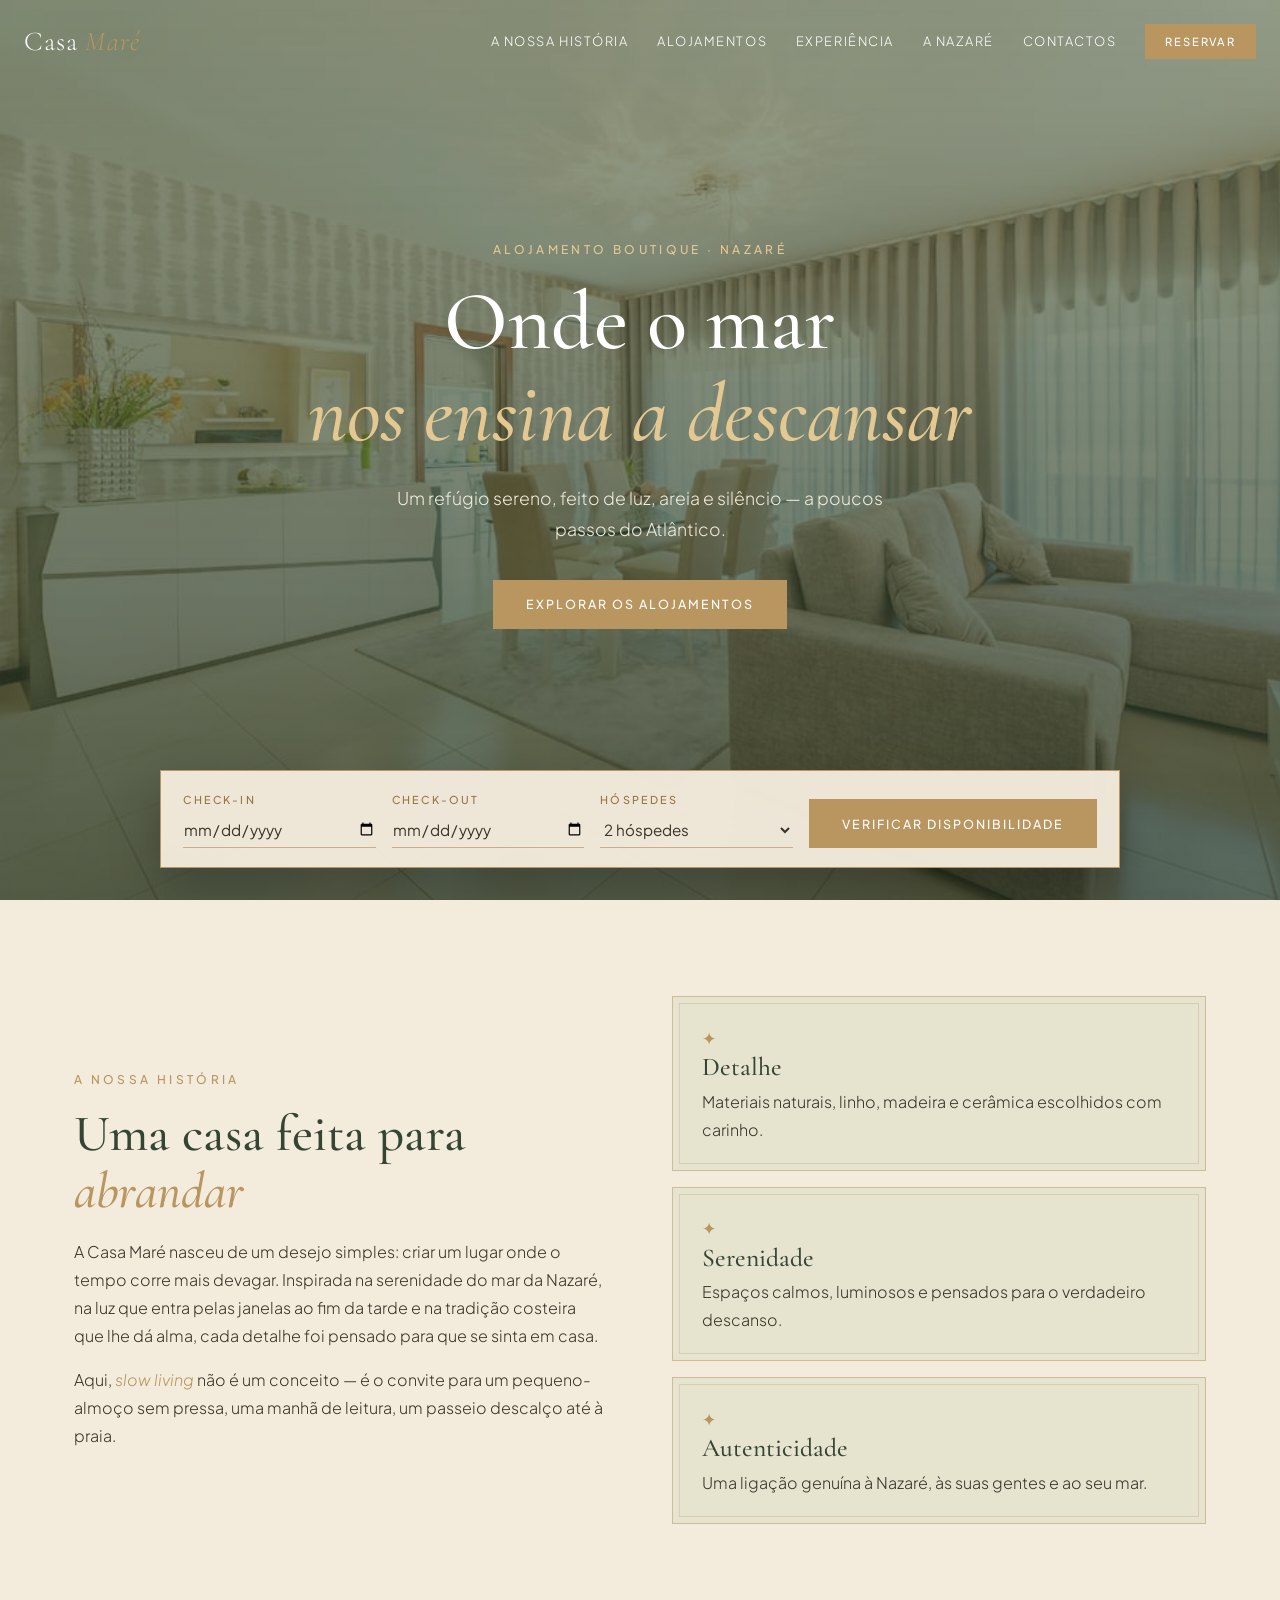
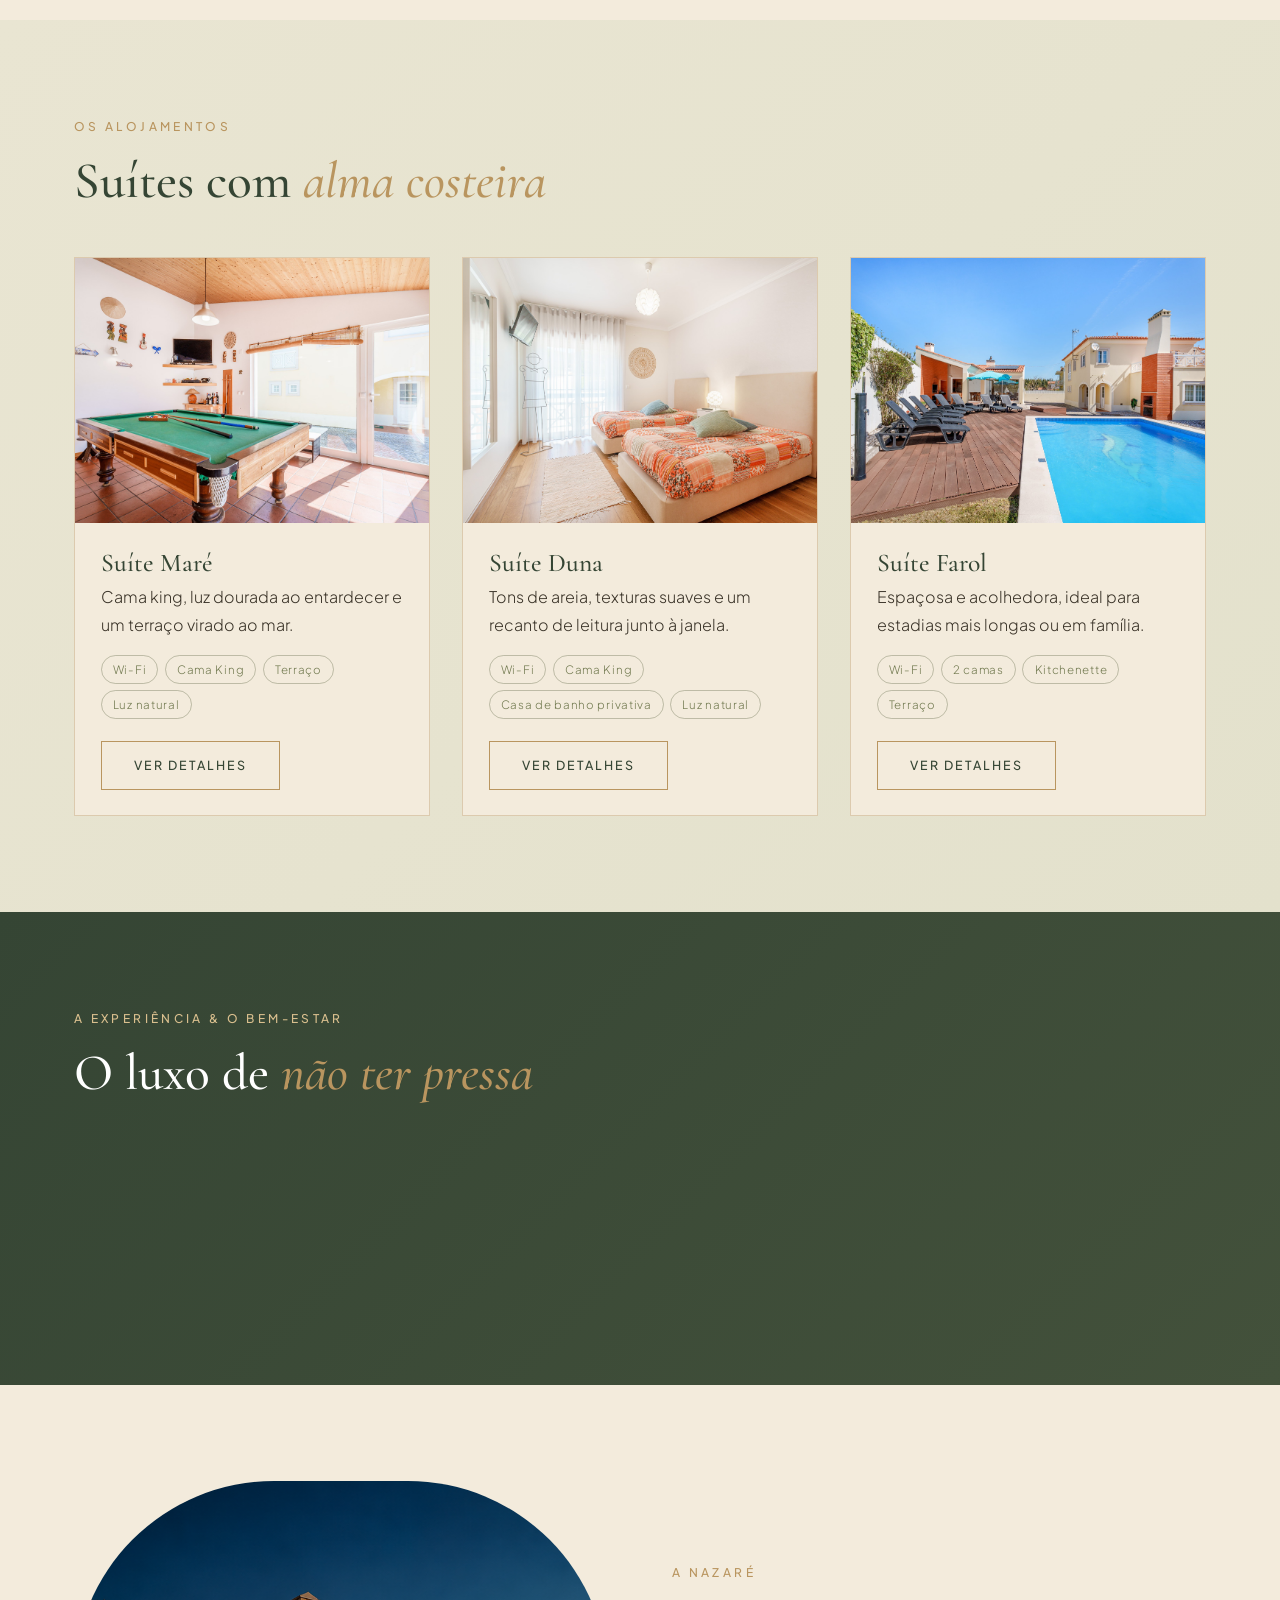
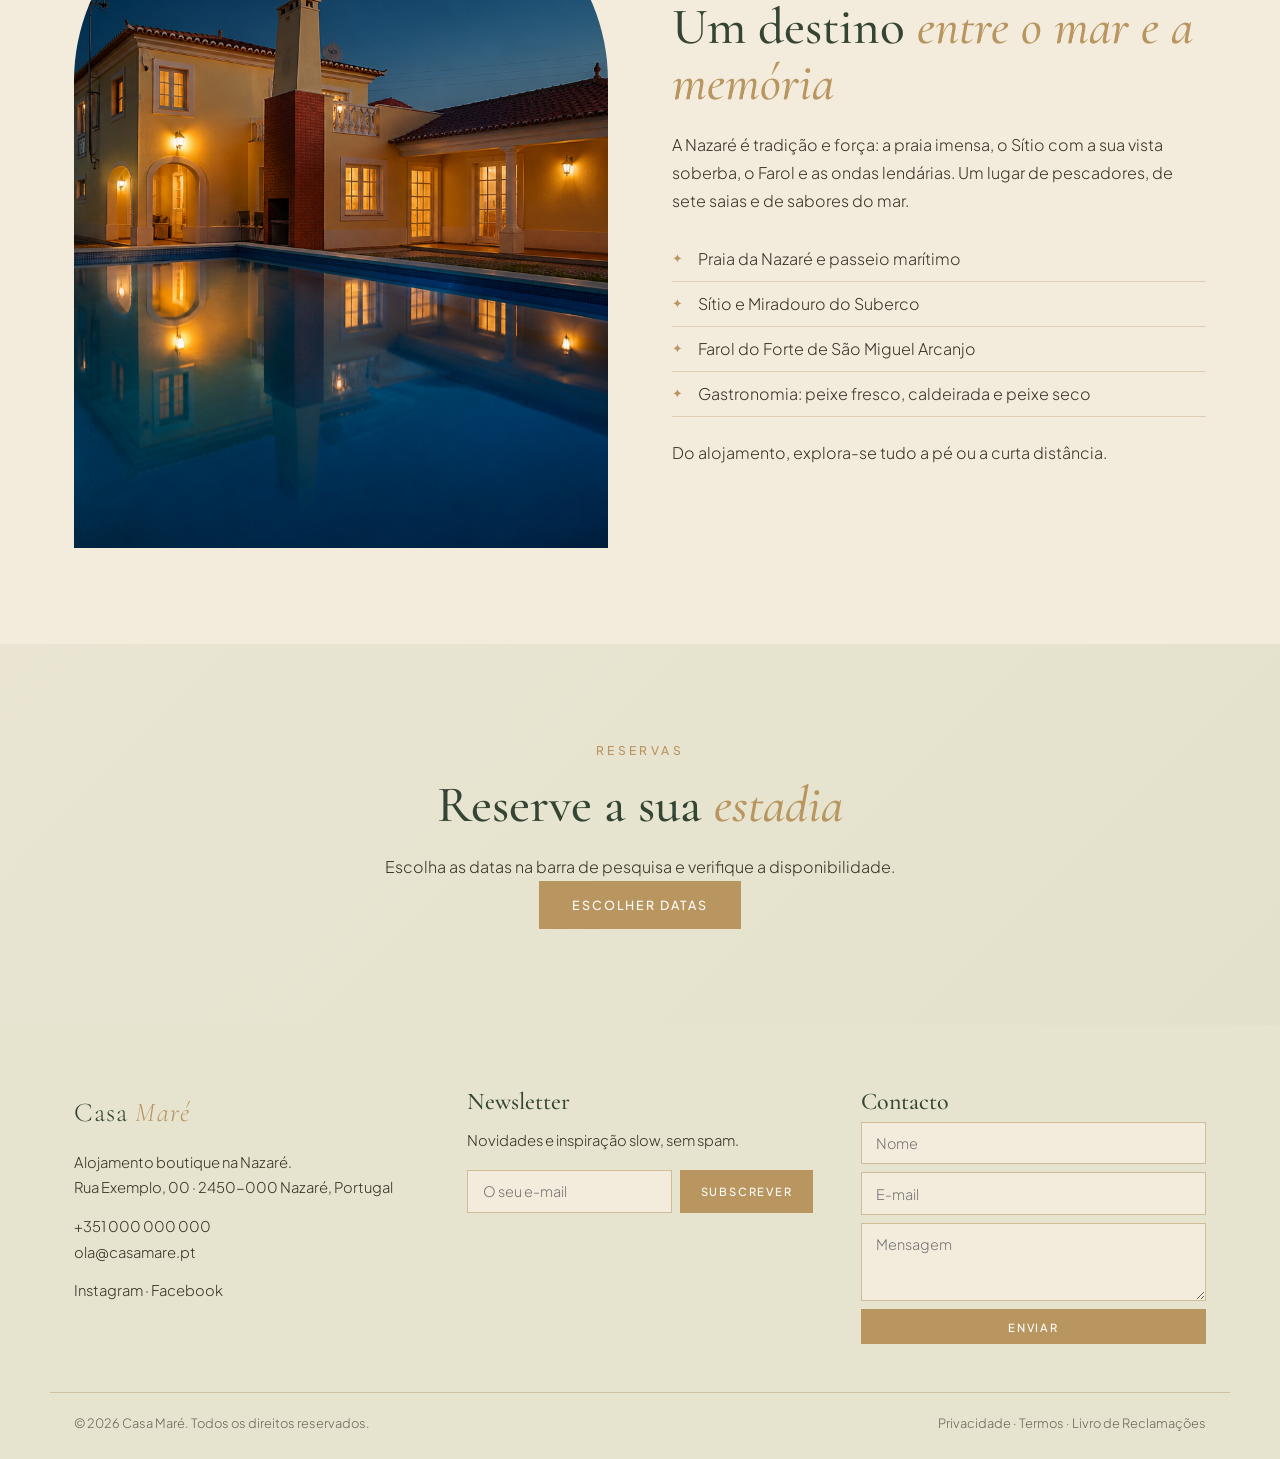
<file: index.html>
<!DOCTYPE html>
<html lang="pt-PT">
<head>
  <meta charset="UTF-8">
  <meta name="viewport" content="width=device-width, initial-scale=1">
  <title>Casa Maré · Alojamento Boutique na Nazaré</title>
  <meta name="description" content="Refúgio boutique na Nazaré: descanso, luz natural e o mar à porta. Reserve a sua estadia.">
  <link rel="preconnect" href="https://fonts.googleapis.com">
  <link rel="preconnect" href="https://fonts.gstatic.com" crossorigin>
  <link href="https://fonts.googleapis.com/css2?family=Cormorant+Garamond:ital,wght@0,400;0,500;0,600;1,400&family=Plus+Jakarta+Sans:wght@300;400;500;600&display=swap" rel="stylesheet">
  <link rel="stylesheet" href="css/style.css">
</head>
<body>

<header class="site-header" id="header">
  <a href="#inicio" class="logo">Casa <em>Maré</em></a>
  <button class="nav-toggle" id="navToggle" aria-label="Abrir menu" aria-expanded="false" aria-controls="nav"><span></span><span></span></button>
  <nav id="nav" class="nav">
    <a href="#historia">A Nossa História</a>
    <a href="#suites">Alojamentos</a>
    <a href="#experiencia">Experiência</a>
    <a href="#nazare">A Nazaré</a>
    <a href="#contactos">Contactos</a>
    <a href="#inicio" class="btn btn-sm">Reservar</a>
  </nav>
</header>

<main>
  <!-- HERO -->
  <section class="hero" id="inicio">
    <div class="hero-bg"><img src="images/t2-nazare.jpg" alt="Sala luminosa de alojamento na Nazaré" onerror="this.remove()"></div>
    <div class="hero-content">
      <p class="eyebrow">Alojamento Boutique · Nazaré</p>
      <h1>Onde o mar<br><em>nos ensina a descansar</em></h1>
      <p class="lead">Um refúgio sereno, feito de luz, areia e silêncio — a poucos passos do Atlântico.</p>
      <a href="#suites" class="btn">Explorar os Alojamentos</a>
    </div>

    <!-- MÓDULO DE RESERVAS -->
    <form class="booking" id="bookingForm" aria-label="Pesquisa de disponibilidade">
      <div class="field"><label for="checkin">Check-in</label><input type="date" id="checkin" name="checkin" required></div>
      <div class="field"><label for="checkout">Check-out</label><input type="date" id="checkout" name="checkout" required></div>
      <div class="field"><label for="guests">Hóspedes</label>
        <select id="guests" name="guests">
          <option value="1">1 hóspede</option><option value="2" selected>2 hóspedes</option>
          <option value="3">3 hóspedes</option><option value="4">4 hóspedes</option>
        </select>
      </div>
      <button type="submit" class="btn">Verificar Disponibilidade</button>
      <p class="booking-msg" id="bookingMsg" role="status" aria-live="polite"></p>
    </form>
  </section>

  <!-- HISTÓRIA -->
  <section class="section" id="historia">
    <div class="container story">
      <div class="reveal">
        <p class="eyebrow">A Nossa História</p>
        <h2>Uma casa feita para <em>abrandar</em></h2>
        <p>A Casa Maré nasceu de um desejo simples: criar um lugar onde o tempo corre mais devagar. Inspirada na serenidade do mar da Nazaré, na luz que entra pelas janelas ao fim da tarde e na tradição costeira que lhe dá alma, cada detalhe foi pensado para que se sinta em casa.</p>
        <p>Aqui, <em>slow living</em> não é um conceito — é o convite para um pequeno-almoço sem pressa, uma manhã de leitura, um passeio descalço até à praia.</p>
      </div>
      <div class="cards reveal">
        <article class="card"><span class="icon">✦</span><h3>Detalhe</h3><p>Materiais naturais, linho, madeira e cerâmica escolhidos com carinho.</p></article>
        <article class="card"><span class="icon">✦</span><h3>Serenidade</h3><p>Espaços calmos, luminosos e pensados para o verdadeiro descanso.</p></article>
        <article class="card"><span class="icon">✦</span><h3>Autenticidade</h3><p>Uma ligação genuína à Nazaré, às suas gentes e ao seu mar.</p></article>
      </div>
    </div>
  </section>

  <!-- SUÍTES -->
  <section class="section alt" id="suites">
    <div class="container">
      <div class="section-head reveal">
        <p class="eyebrow">Os Alojamentos</p>
        <h2>Suítes com <em>alma costeira</em></h2>
      </div>
      <div class="grid">
        <article class="suite reveal">
          <div class="photo"><img src="images/insta1.jpg" alt="Quarto com duas camas individuais" loading="lazy" onerror="this.remove()"></div>
          <div class="suite-body">
            <h3>Suíte Maré</h3>
            <p>Cama king, luz dourada ao entardecer e um terraço virado ao mar.</p>
            <ul class="amenities"><li>Wi-Fi</li><li>Cama King</li><li>Terraço</li><li>Luz natural</li></ul>
            <a href="#reservas" class="btn btn-outline" data-suite="Suíte Maré">Ver Detalhes</a>
          </div>
        </article>
        <article class="suite reveal">
          <div class="photo"><img src="images/insta2.jpg" alt="Quarto luminoso com cama e decoração em madeira" loading="lazy" onerror="this.remove()"></div>
          <div class="suite-body">
            <h3>Suíte Duna</h3>
            <p>Tons de areia, texturas suaves e um recanto de leitura junto à janela.</p>
            <ul class="amenities"><li>Wi-Fi</li><li>Cama King</li><li>Casa de banho privativa</li><li>Luz natural</li></ul>
            <a href="#reservas" class="btn btn-outline" data-suite="Suíte Duna">Ver Detalhes</a>
          </div>
        </article>
        <article class="suite reveal">
          <div class="photo"><img src="images/insta3.jpg" alt="Sala e cozinha do alojamento" loading="lazy" onerror="this.remove()"></div>
          <div class="suite-body">
            <h3>Suíte Farol</h3>
            <p>Espaçosa e acolhedora, ideal para estadias mais longas ou em família.</p>
            <ul class="amenities"><li>Wi-Fi</li><li>2 camas</li><li>Kitchenette</li><li>Terraço</li></ul>
            <a href="#reservas" class="btn btn-outline" data-suite="Suíte Farol">Ver Detalhes</a>
          </div>
        </article>
      </div>
    </div>
  </section>

  <!-- EXPERIÊNCIA -->
  <section class="section experience" id="experiencia">
    <div class="container">
      <div class="section-head reveal">
        <p class="eyebrow light">A Experiência &amp; o Bem-Estar</p>
        <h2>O luxo de <em>não ter pressa</em></h2>
      </div>
      <div class="exp-grid">
        <div class="exp reveal"><h3>Pequeno-almoço local</h3><p>Pão fresco, fruta da época, queijos e doces regionais, servidos com calma.</p></div>
        <div class="exp reveal"><h3>Descanso profundo</h3><p>Roupa de cama em algodão e linho, silêncio e blackout para noites perfeitas.</p></div>
        <div class="exp reveal"><h3>Conforto nos detalhes</h3><p>Texturas naturais, aromas suaves e uma atmosfera que convida a respirar.</p></div>
        <div class="exp reveal"><h3>Luz e atmosfera</h3><p>Espaços luminosos, tons quentes e cantos pensados para ler, escrever ou contemplar.</p></div>
      </div>
    </div>
  </section>

  <!-- NAZARÉ -->
  <section class="section" id="nazare">
    <div class="container destino">
      <div class="photo reveal"><img src="images/encosta.png" alt="Casa da Encosta iluminada ao anoitecer junto à piscina" loading="lazy" onerror="this.remove()"></div>
      <div class="reveal">
        <p class="eyebrow">A Nazaré</p>
        <h2>Um destino <em>entre o mar e a memória</em></h2>
        <p>A Nazaré é tradição e força: a praia imensa, o Sítio com a sua vista soberba, o Farol e as ondas lendárias. Um lugar de pescadores, de sete saias e de sabores do mar.</p>
        <ul class="list-gold">
          <li>Praia da Nazaré e passeio marítimo</li>
          <li>Sítio e Miradouro do Suberco</li>
          <li>Farol do Forte de São Miguel Arcanjo</li>
          <li>Gastronomia: peixe fresco, caldeirada e peixe seco</li>
        </ul>
        <p>Do alojamento, explora-se tudo a pé ou a curta distância.</p>
      </div>
    </div>
  </section>

  <!-- RESERVAS -->
  <section class="section alt center" id="reservas">
    <div class="container narrow reveal">
      <p class="eyebrow">Reservas</p>
      <h2>Reserve a sua <em>estadia</em></h2>
      <p>Escolha as datas na barra de pesquisa e verifique a disponibilidade.</p>
      <a href="#inicio" class="btn">Escolher datas</a>
    </div>
  </section>
</main>

<footer class="footer" id="contactos">
  <div class="container foot-grid">
    <div>
      <a href="#inicio" class="logo">Casa <em>Maré</em></a>
      <p>Alojamento boutique na Nazaré.<br>Rua Exemplo, 00 · 2450-000 Nazaré, Portugal</p>
      <p><a href="tel:+351000000000">+351 000 000 000</a><br><a href="mailto:ola@casamare.pt">ola@casamare.pt</a></p>
      <p class="social"><a href="#">Instagram</a> · <a href="#">Facebook</a></p>
    </div>
    <div>
      <h3>Newsletter</h3>
      <p>Novidades e inspiração slow, sem spam.</p>
      <form id="newsletterForm" class="news">
        <input type="email" id="newsEmail" placeholder="O seu e-mail" aria-label="E-mail" required>
        <button class="btn btn-sm" type="submit">Subscrever</button>
      </form>
      <p class="booking-msg" id="newsMsg" role="status"></p>
    </div>
    <div>
      <h3>Contacto</h3>
      <form id="contactForm" class="contact">
        <input type="text" placeholder="Nome" aria-label="Nome" required>
        <input type="email" placeholder="E-mail" aria-label="E-mail" required>
        <textarea rows="3" placeholder="Mensagem" aria-label="Mensagem" required></textarea>
        <button class="btn btn-sm" type="submit">Enviar</button>
      </form>
    </div>
  </div>
  <div class="container legal">
    <span>© <span id="year"></span> Casa Maré. Todos os direitos reservados.</span>
    <span><a href="#">Privacidade</a> · <a href="#">Termos</a> · <a href="#">Livro de Reclamações</a></span>
  </div>
</footer>

<script src="js/main.js"></script>
</body>
</html>
</file>
<file: css/style.css>
:root{
  --sand:#F3EBDC; --beige:#E6E3CF; --olive:#727A50; --forest:#354534;
  --gold:#B9955F; --gold-d:#97763F; --ink:#3A3328; --muted:#6F675A;
  --serif:'Cormorant Garamond',Georgia,serif; --sans:'Plus Jakarta Sans',system-ui,sans-serif;
  --ease:cubic-bezier(.22,.61,.36,1);
}
*{box-sizing:border-box;margin:0;padding:0}
html{scroll-behavior:smooth;scroll-padding-top:72px}
body{font-family:var(--sans);font-weight:300;color:var(--ink);background:var(--sand);line-height:1.75;-webkit-font-smoothing:antialiased}
img{display:block;width:100%;height:100%;object-fit:cover}
a{color:inherit;text-decoration:none}
ul{list-style:none}
h1,h2,h3{font-family:var(--serif);font-weight:500;line-height:1.1;color:var(--forest)}
h1{font-size:clamp(2.6rem,7vw,5.2rem);color:#fff}
h2{font-size:clamp(2rem,4.5vw,3.2rem);margin-bottom:1.2rem}
h3{font-size:1.6rem;margin-bottom:.4rem}
em{font-style:italic;color:var(--gold)}
p+p{margin-top:1rem}

.container{max-width:1180px;margin:0 auto;padding:0 1.5rem}
.narrow{max-width:700px}
.section{padding:6rem 0}
.alt{background:linear-gradient(135deg,#E9E5D2 0%,var(--beige) 55%,#E3E1CC 100%)}
.center{text-align:center}
.eyebrow{font-size:.75rem;letter-spacing:.28em;text-transform:uppercase;color:var(--gold);font-weight:500;margin-bottom:1rem}
.eyebrow.light{color:#D9BF8E}
.section-head{margin-bottom:3rem}

/* Botões */
.btn{display:inline-block;background:var(--gold);color:#fff;padding:.95rem 2rem;border:1px solid var(--gold);font:500 .78rem var(--sans);letter-spacing:.16em;text-transform:uppercase;cursor:pointer;transition:.35s var(--ease)}
.btn:hover{background:var(--gold-d);border-color:var(--gold-d);transform:translateY(-2px)}
.btn-sm{padding:.6rem 1.2rem;font-size:.7rem}
.btn-outline{background:transparent;color:var(--forest);border-color:var(--gold)}
.btn-outline:hover{background:var(--gold);color:#fff}

/* Header */
.site-header{position:fixed;inset:0 0 auto 0;z-index:50;display:flex;justify-content:space-between;align-items:center;padding:1.1rem 1.5rem;transition:.4s var(--ease)}
.site-header.scrolled{background:rgba(243,235,220,.95);backdrop-filter:blur(8px);box-shadow:0 1px 0 rgba(176,141,87,.3);padding:.7rem 1.5rem}
.logo{font-family:var(--serif);font-size:1.7rem;color:#fff;letter-spacing:.04em}
.scrolled .logo,.footer .logo{color:var(--forest)}
.nav{display:flex;align-items:center;gap:1.8rem}
.nav a:not(.btn){color:#fff;font-size:.8rem;letter-spacing:.12em;text-transform:uppercase;position:relative}
.scrolled .nav a:not(.btn){color:var(--forest)}
.nav a:not(.btn)::after{content:"";position:absolute;left:0;bottom:-4px;width:0;height:1px;background:var(--gold);transition:.3s}
.nav a:not(.btn):hover::after{width:100%}
.nav-toggle{display:none;background:none;border:0;width:36px;height:36px;cursor:pointer;position:relative}
.nav-toggle span{position:absolute;left:6px;right:6px;height:1.5px;background:#fff;transition:.3s}
.nav-toggle span:first-child{top:13px}.nav-toggle span:last-child{top:21px}
.scrolled .nav-toggle span{background:var(--forest)}
.nav-toggle[aria-expanded="true"] span:first-child{top:17px;transform:rotate(45deg)}
.nav-toggle[aria-expanded="true"] span:last-child{top:17px;transform:rotate(-45deg)}

/* Hero */
.hero{position:relative;min-height:100vh;display:flex;flex-direction:column;justify-content:center;align-items:center;text-align:center;padding:7rem 1.5rem 9rem;background:linear-gradient(145deg,#857955 0%,#747B50 48%,#354534 100%);overflow:hidden}
.hero-bg{position:absolute;inset:0}
.hero-bg::after{content:"";position:absolute;inset:0;background:linear-gradient(180deg,rgba(76,92,57,.58),rgba(42,58,39,.76))}
.hero-bg img{animation:slow-zoom 18s ease-out forwards}
@keyframes slow-zoom{from{transform:scale(1.08)}to{transform:scale(1)}}
.hero-content{position:relative;max-width:780px;animation:rise 1.2s var(--ease) both}
.hero-content .eyebrow{color:#E3C892}
.hero h1 em{color:#E3C892}
.lead{color:#F3EBDC;font-size:1.1rem;margin:1.5rem auto 2.2rem;max-width:520px}
@keyframes rise{from{opacity:0;transform:translateY(30px)}to{opacity:1;transform:none}}

/* Reservas */
.booking{position:absolute;left:50%;bottom:2rem;transform:translateX(-50%);width:min(960px,calc(100% - 2rem));background:rgba(243,235,220,.97);border:1px solid var(--gold);display:grid;grid-template-columns:repeat(3,1fr) auto;gap:1rem;align-items:end;padding:1.2rem 1.4rem;box-shadow:0 20px 50px rgba(0,0,0,.25)}
.field{display:flex;flex-direction:column;text-align:left}
.field label{font-size:.68rem;letter-spacing:.2em;text-transform:uppercase;color:var(--gold-d);font-weight:500;margin-bottom:.25rem}
.field input,.field select{font:400 .95rem var(--sans);color:var(--ink);background:transparent;border:0;border-bottom:1px solid rgba(176,141,87,.6);padding:.4rem 0;outline:none}
.field input:focus,.field select:focus{border-color:var(--forest)}
.booking-msg{grid-column:1/-1;font-size:.85rem;color:var(--olive);min-height:0}
.booking-msg:empty{display:none}

/* História */
.story{display:grid;grid-template-columns:1fr 1fr;gap:4rem;align-items:center}
.cards{display:grid;gap:1rem}
.card{background:var(--beige);border:1px solid rgba(176,141,87,.45);padding:1.6rem 1.8rem;position:relative;transition:.4s var(--ease)}
.card::before{content:"";position:absolute;inset:6px;border:1px solid rgba(176,141,87,.25);pointer-events:none}
.card:hover{transform:translateY(-4px);box-shadow:0 14px 30px rgba(47,58,42,.12)}
.icon{color:var(--gold);font-size:1.1rem}

/* Suítes */
.grid{display:grid;grid-template-columns:repeat(3,1fr);gap:2rem}
.suite{background:var(--sand);border:1px solid rgba(176,141,87,.35);transition:.4s var(--ease)}
.suite:hover{transform:translateY(-6px);box-shadow:0 20px 40px rgba(47,58,42,.14)}
.photo{aspect-ratio:4/3;overflow:hidden;background:linear-gradient(135deg,var(--beige),#c9b68f)}
.photo img{transition:transform .8s var(--ease)}
.suite:hover .photo img{transform:scale(1.06)}
.suite-body{padding:1.6rem}
.amenities{display:flex;flex-wrap:wrap;gap:.4rem;margin:1rem 0 1.4rem}
.amenities li{font-size:.72rem;letter-spacing:.06em;color:var(--olive);border:1px solid rgba(90,98,64,.35);padding:.2rem .7rem;border-radius:99px}

/* Experiência */
.experience{background:linear-gradient(135deg,#354534 0%,#43513B 100%);color:#E9E0CC}
.experience h2{color:#fff}
.exp-grid{display:grid;grid-template-columns:repeat(4,1fr);gap:2rem}
.exp{border-top:1px solid var(--gold);padding-top:1.4rem}
.exp h3{color:#fff;font-size:1.45rem}

/* Destino */
.destino{display:grid;grid-template-columns:1fr 1fr;gap:4rem;align-items:center}
.destino .photo{aspect-ratio:4/5;border-radius:200px 200px 0 0}
.list-gold{margin:1.4rem 0}
.list-gold li{padding:.5rem 0 .5rem 1.6rem;position:relative;border-bottom:1px solid rgba(176,141,87,.3)}
.list-gold li::before{content:"✦";position:absolute;left:0;color:var(--gold);font-size:.8rem;top:.65rem}

/* Footer */
.footer{background:var(--beige);padding:4rem 0 1.5rem;font-size:.92rem}
.foot-grid{display:grid;grid-template-columns:repeat(3,1fr);gap:3rem}
.footer h3{font-size:1.5rem}
.footer p{margin-top:.8rem}
.footer a:hover{color:var(--gold-d)}
.news,.contact{display:flex;gap:.5rem;margin-top:1rem}
.contact{flex-direction:column;margin-top:0}
.footer input,.footer textarea{font:300 .9rem var(--sans);padding:.7rem .9rem;background:var(--sand);border:1px solid rgba(176,141,87,.5);outline:none;width:100%}
.footer input:focus,.footer textarea:focus{border-color:var(--forest)}
.legal{display:flex;justify-content:space-between;flex-wrap:wrap;gap:.5rem;margin-top:3rem;padding-top:1.2rem;border-top:1px solid rgba(176,141,87,.4);font-size:.8rem;color:var(--muted)}

/* Animações de scroll */
.reveal{opacity:0;transform:translateY(32px);transition:opacity .9s var(--ease),transform .9s var(--ease)}
.reveal.visible{opacity:1;transform:none}

/* Responsivo */
@media (max-width:960px){
  .grid,.exp-grid{grid-template-columns:1fr 1fr}
  .story,.destino,.foot-grid{grid-template-columns:1fr;gap:2.5rem}
  .booking{grid-template-columns:1fr 1fr}
  .booking .btn{grid-column:1/-1}
}
@media (max-width:720px){
  .section{padding:4.5rem 0}
  .nav-toggle{display:block}
  .nav{position:fixed;inset:0 0 0 auto;width:min(80%,320px);background:var(--sand);flex-direction:column;justify-content:center;gap:1.6rem;transform:translateX(100%);transition:transform .45s var(--ease);box-shadow:-10px 0 40px rgba(0,0,0,.2)}
  .nav.open{transform:none}
  .nav a:not(.btn){color:var(--forest)}
  .nav-toggle{z-index:60}
  .nav-toggle[aria-expanded="true"] span{background:var(--forest)}
  .grid,.exp-grid{grid-template-columns:1fr}
  .hero{padding-bottom:2rem;justify-content:space-between;padding-top:calc(clamp(9rem,16vh,11rem) + 100px)}
  .booking{position:relative;left:auto;bottom:auto;transform:none;margin-top:2.5rem;grid-template-columns:1fr}
  .news{flex-direction:column}
}
@media (prefers-reduced-motion:reduce){
  *{animation:none!important;transition:none!important}
  .reveal{opacity:1;transform:none}
  html{scroll-behavior:auto}
}
</file>
